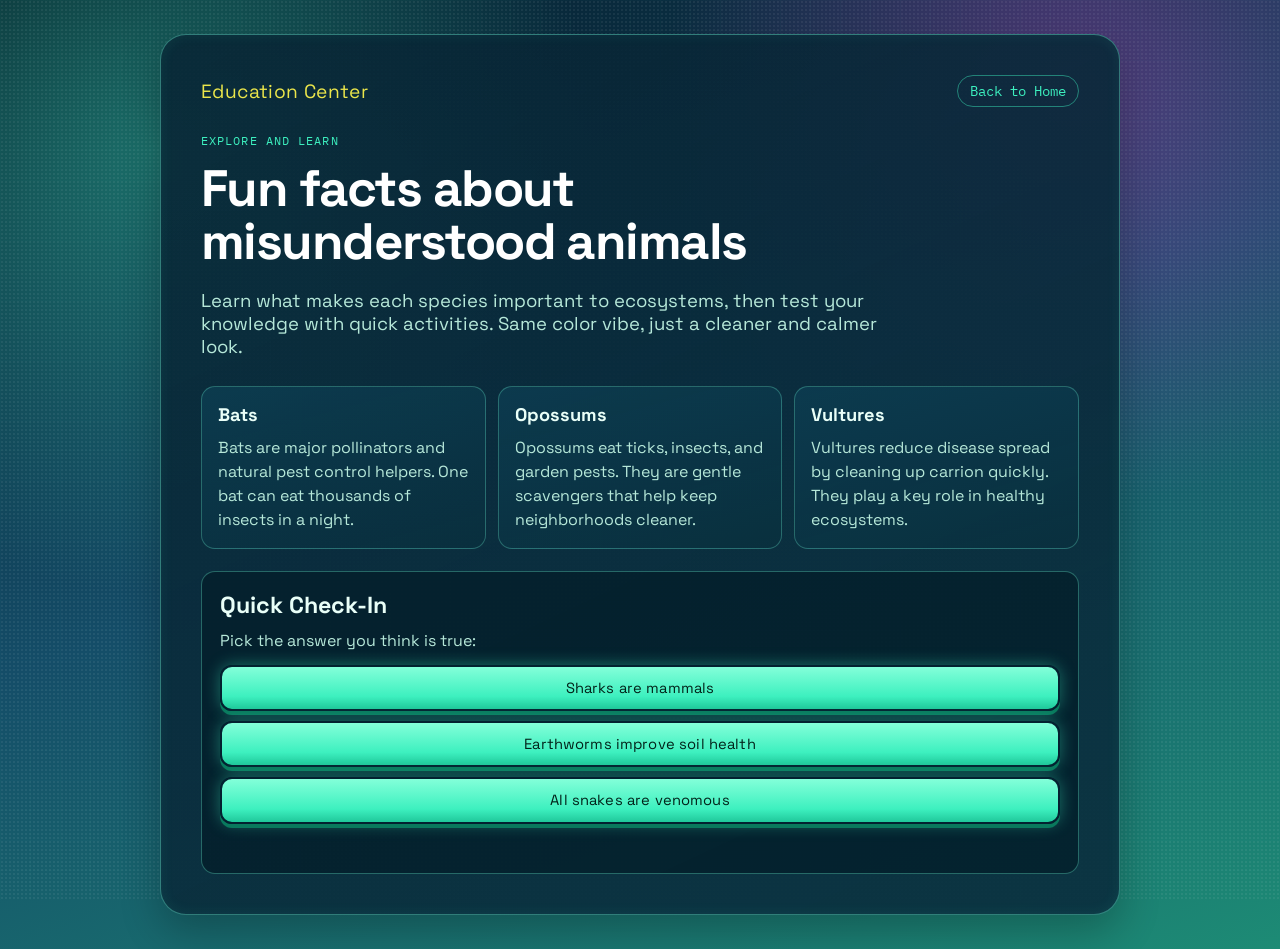
<file: Project/Education Center.html>
<!DOCTYPE html>
<html lang="en">
<head>
	<meta charset="UTF-8" />
	<meta name="viewport" content="width=device-width, initial-scale=1.0" />
	<title>Education Center</title>
	<link rel="preconnect" href="https://fonts.googleapis.com" />
	<link rel="preconnect" href="https://fonts.gstatic.com" crossorigin />
	<link href="https://fonts.googleapis.com/css2?family=Space+Grotesk:wght@400;500;600;700&family=IBM+Plex+Mono:wght@400;500&display=swap" rel="stylesheet" />
	<link rel="stylesheet" href="Style.css" />
</head>
<body>
	<div class="noise"></div>

	<main class="page education-page">
		<header class="top-bar education-top-bar">
			<span class="brand education-brand">Education Center</span>
			<a class="ghost-link" href="index.html">Back to Home</a>
		</header>

		<section class="education-hero">
			<p class="eyebrow">Explore And Learn</p>
			<h1>Fun facts about misunderstood animals</h1>
			<p class="lead">
				Learn what makes each species important to ecosystems, then test your knowledge with
				quick activities. Same color vibe, just a cleaner and calmer look.
			</p>
		</section>

		<section class="education-grid" aria-label="Learning modules">
			<article class="education-card">
				<h2>Bats</h2>
				<p>
					Bats are major pollinators and natural pest control helpers. One bat can eat thousands of
					insects in a night.
				</p>
			</article>

			<article class="education-card">
				<h2>Opossums</h2>
				<p>
					Opossums eat ticks, insects, and garden pests. They are gentle scavengers that help keep
					neighborhoods cleaner.
				</p>
			</article>

			<article class="education-card">
				<h2>Vultures</h2>
				<p>
					Vultures reduce disease spread by cleaning up carrion quickly. They play a key role in
					healthy ecosystems.
				</p>
			</article>
		</section>

		<section class="education-quiz" aria-labelledby="quiz-heading">
			<h2 id="quiz-heading">Quick Check-In</h2>
			<p>Pick the answer you think is true:</p>
			<div class="quiz-options" role="group" aria-label="Quiz options">
				<button type="button" class="btn btn-secondary quiz-option" data-correct="false">Sharks are mammals</button>
				<button type="button" class="btn btn-secondary quiz-option" data-correct="true">Earthworms improve soil health</button>
				<button type="button" class="btn btn-secondary quiz-option" data-correct="false">All snakes are venomous</button>
			</div>
			<p class="quiz-status" id="quiz-status" aria-live="polite"></p>
		</section>
	</main>

	<script>
		(function () {
			const options = Array.from(document.querySelectorAll(".quiz-option"));
			const status = document.getElementById("quiz-status");

			options.forEach((option) => {
				option.addEventListener("click", () => {
					const isCorrect = option.dataset.correct === "true";

					options.forEach((item) => {
						item.classList.remove("is-right", "is-wrong");
					});

					option.classList.add(isCorrect ? "is-right" : "is-wrong");
					status.textContent = isCorrect
						? "Correct. Earthworms are ecosystem helpers."
						: "Nice try. Pick another option to learn more.";
				});
			});
		})();
	</script>
</body>
</html>
</file>
<file: Project/Style.css>
:root {
  --bg-1: #041927;
  --bg-2: #144d68;
  --bg-3: #1d8b75;
  --panel: rgba(8, 36, 52, 0.88);
  --panel-soft: rgba(12, 57, 72, 0.8);
  --line: rgba(114, 255, 220, 0.38);
  --ink: #e9fff8;
  --muted: #b6e8d9;
  --primary: #ebe64b;
  --secondary: #3df0bf;
  --danger: #ff6b6b;
  --radius-lg: 26px;
  --radius-md: 16px;
}

* {
  box-sizing: border-box;
}

html,
body {
  margin: 0;
  min-height: 100%;
}

body {
  font-family: "Space Grotesk", "Trebuchet MS", sans-serif;
  color: var(--ink);
  background:
    radial-gradient(circle at 12% 16%, rgba(61, 240, 191, 0.35), transparent 32%),
    radial-gradient(circle at 84% 10%, rgba(186, 56, 186, 0.38), transparent 30%),
    linear-gradient(160deg, var(--bg-1) 0%, var(--bg-2) 48%, var(--bg-3) 100%);
  display: grid;
  place-items: center;
  padding: 34px 16px;
  overflow-x: hidden;
}

.noise {
  position: fixed;
  inset: 0;
  background:
    radial-gradient(circle, rgba(255, 255, 255, 0.2) 1px, transparent 1.2px),
    repeating-linear-gradient(
      to right,
      rgba(114, 255, 220, 0.07) 0,
      rgba(114, 255, 220, 0.07) 1px,
      transparent 1px,
      transparent 30px
    ),
    repeating-linear-gradient(
      to bottom,
      rgba(114, 255, 220, 0.06) 0,
      rgba(114, 255, 220, 0.06) 1px,
      transparent 1px,
      transparent 30px
    );
  background-size: 4px 4px, 100% 100%, 100% 100%;
  opacity: 0.32;
  animation: stars-drift 16s linear infinite;
  pointer-events: none;
}

.page {
  width: min(960px, 100%);
  background: linear-gradient(155deg, var(--panel) 0%, rgba(10, 47, 63, 0.93) 100%);
  border: 2px solid var(--line);
  border-radius: var(--radius-lg);
  box-shadow:
    0 0 0 3px rgba(247, 201, 72, 0.16),
    0 28px 60px rgba(0, 0, 0, 0.35),
    inset 0 0 30px rgba(61, 240, 191, 0.08);
  padding: clamp(20px, 4vw, 40px);
  position: relative;
  overflow: hidden;
  animation: pop-in 680ms cubic-bezier(0.2, 0.8, 0.2, 1) both;
}

.page::before {
  content: "";
  position: absolute;
  inset: 0;
  background: linear-gradient(115deg, transparent 15%, rgba(247, 201, 72, 0.12) 48%, transparent 82%);
  transform: translateX(-120%);
  animation: shine-sweep 8s ease-in-out infinite;
  pointer-events: none;
}

.top-bar {
  display: flex;
  justify-content: space-between;
  align-items: center;
  margin-bottom: 40px;
}

.brand {
  font-family: "Press Start 2P", "IBM Plex Mono", monospace;
  font-size: clamp(0.6rem, 1.6vw, 0.78rem);
  letter-spacing: 0.05em;
  color: var(--primary);
  text-shadow: 0 0 14px rgb(47, 165, 114);
}

.ghost-link {
  color: var(--secondary);
  text-decoration: none;
  font-size: 0.88rem;
  font-family: "IBM Plex Mono", monospace;
  border: 1px solid rgba(61, 240, 191, 0.45);
  border-radius: 999px;
  padding: 6px 12px;
  transition: transform 160ms ease, box-shadow 160ms ease;
}

.ghost-link:hover {
  transform: translateY(-2px);
  box-shadow: 0 0 12px rgba(61, 240, 191, 0.45);
}

.hero {
  max-width: 720px;
}

.cover-image {
  border: 4px solid rgba(235, 230, 75, 0.95);
  border-radius: 14px;
  box-shadow: 0 0 0 2px rgba(2, 33, 48, 0.9), 0 10px 24px rgba(0, 0, 0, 0.3);
}

.eyebrow {
  margin: 0 0 14px;
  font-family: "IBM Plex Mono", monospace;
  font-size: 0.76rem;
  letter-spacing: 0.09em;
  text-transform: uppercase;
  color: var(--secondary);
}

h1 {
  margin: 0;
  line-height: 1.04;
  font-size: clamp(2.2rem, 6vw, 4.1rem);
  letter-spacing: -0.03em;
  max-width: 14ch;
  color: #ffffff;
  text-shadow: 0 6px 0 rgba(0, 0, 0, 0.18);
}

.lead {
  margin: 20px 0 0;
  max-width: 58ch;
  font-size: clamp(1rem, 1.9vw, 1.16rem);
  color: var(--muted);
}

.cta-row {
  margin-top: 32px;
  display: flex;
  flex-wrap: wrap;
  gap: 12px;
}

.carousel {
  margin-top: 28px;
  background: linear-gradient(170deg, rgba(13, 62, 82, 0.95), rgba(10, 48, 62, 0.9));
  border: 1px solid rgba(61, 240, 191, 0.36);
  border-radius: var(--radius-md);
  padding: clamp(14px, 2vw, 20px);
  box-shadow: inset 0 0 0 1px rgba(247, 201, 72, 0.16);
}

.carousel-head h2 {
  margin: 0;
  line-height: 1.1;
  letter-spacing: -0.01em;
  font-size: clamp(1.25rem, 2.6vw, 1.85rem);
  color: #ffffff;
}

.carousel-track-wrap {
  margin-top: 14px;
  border-radius: 14px;
  border: 1px solid rgba(114, 255, 220, 0.35);
  background: rgba(4, 30, 41, 0.82);
  overflow: hidden;
}

.carousel-track {
  position: relative;
  min-height: clamp(220px, 40vw, 360px);
}

.slide {
  position: absolute;
  inset: 0;
  margin: 0;
  opacity: 0;
  transform: scale(1.02);
  transition: opacity 320ms ease, transform 320ms ease;
  pointer-events: none;
}

.slide.is-active {
  opacity: 1;
  transform: scale(1);
  pointer-events: auto;
}

.slide img {
  width: 100%;
  height: 100%;
  object-fit: cover;
  display: block;
  filter: saturate(1.08) contrast(1.03);
}

.slide img.vulture-image {
  height: 84%;
  object-position: center top;
}

.slide figcaption {
  position: absolute;
  left: 10px;
  right: 10px;
  bottom: 10px;
  margin: 0;
  padding: 10px 12px;
  border-radius: 10px;
  border: 1px solid rgba(114, 255, 220, 0.35);
  background: rgba(2, 20, 31, 0.78);
  color: #dffff4;
  font-family: "IBM Plex Mono", monospace;
  font-size: clamp(0.65rem, 1.8vw, 0.78rem);
  letter-spacing: 0.03em;
  text-transform: uppercase;
}

.carousel-controls {
  display: flex;
  align-items: center;
  justify-content: space-between;
  gap: 10px;
  padding: 12px;
}

.carousel-btn {
  min-width: 95px;
}

.carousel-dots {
  display: flex;
  align-items: center;
  justify-content: center;
  gap: 8px;
}

.carousel-dot {
  width: 12px;
  height: 12px;
  border-radius: 999px;
  border: 1px solid rgba(114, 255, 220, 0.6);
  background: rgba(114, 255, 220, 0.2);
  cursor: pointer;
  transition: transform 120ms ease, background 120ms ease, box-shadow 120ms ease;
}

.carousel-dot:hover {
  transform: scale(1.1);
}

.carousel-dot.is-active {
  background: var(--primary);
  border-color: #ffe587;
  box-shadow: 0 0 10px rgba(247, 201, 72, 0.45);
}

section[aria-labelledby="resources-heading"] {
  margin-top: 28px;
}

.btn {
  display: inline-flex;
  align-items: center;
  justify-content: center;
  border: 2px solid #032130;
  border-radius: 12px;
  padding: 12px 18px;
  font-family: "Press Start 2P", "IBM Plex Mono", monospace;
  font-size: clamp(0.58rem, 1.7vw, 0.7rem);
  line-height: 1.5;
  text-transform: uppercase;
  text-decoration: none;
  cursor: pointer;
  transition: transform 90ms linear, box-shadow 140ms ease, filter 140ms ease;
}

.btn:active {
  transform: translateY(3px);
}

.btn-primary {
  color: #2b2000;
  background: linear-gradient(180deg, #7d3ef3 0%, #a07dd4 65%, #942de9 100%);
  box-shadow: 0 4px 0 #8e6500, 0 0 18px rgba(247, 201, 72, 0.45);
}

.btn-secondary {
  color: #022219;
  background: linear-gradient(180deg, #83ffd9 0%, #3df0bf 70%, #20c89b 100%);
  box-shadow: 0 4px 0 #09795d, 0 0 16px rgba(61, 240, 191, 0.38);
}

.btn:hover {
  transform: translateY(-2px) scale(1.01);
  filter: saturate(1.06);
}

.stats-grid {
  margin-top: 36px;
  display: grid;
  grid-template-columns: repeat(3, minmax(0, 1fr));
  gap: 12px;
}

.stat-card {
  background: linear-gradient(160deg, rgba(13, 62, 82, 0.84), var(--panel-soft));
  border: 1px solid rgba(114, 255, 220, 0.35);
  border-radius: var(--radius-md);
  padding: 16px 14px;
  animation: float-card 3.8s ease-in-out infinite;
}

.stat-card:nth-child(2) {
  animation-delay: 0.22s;
}

.stat-card:nth-child(3) {
  animation-delay: 0.46s;
}

.stat-label {
  margin: 0;
  color: var(--muted);
  font-size: 0.78rem;
  text-transform: uppercase;
  letter-spacing: 0.06em;
  font-family: "IBM Plex Mono", monospace;
}

.stat-value {
  margin: 8px 0 0;
  font-size: clamp(1.25rem, 3vw, 1.75rem);
  font-weight: 700;
  color: #ffffff;
}

.survey {
  margin-top: 28px;
  background: linear-gradient(170deg, rgba(13, 62, 82, 0.95), rgba(10, 48, 62, 0.9));
  border: 1px solid rgba(61, 240, 191, 0.36);
  border-radius: var(--radius-md);
  padding: clamp(16px, 2.2vw, 24px);
  box-shadow: inset 0 0 0 1px rgba(247, 201, 72, 0.2);
}

.survey-head h2 {
  margin: 0;
  line-height: 1.1;
  letter-spacing: -0.01em;
  font-size: clamp(1.3rem, 2.8vw, 1.95rem);
  max-width: 26ch;
  color: #ffffff;
}

.survey-lead {
  margin-top: 12px;
}

.survey-form {
  margin-top: 20px;
  display: grid;
  grid-template-columns: repeat(2, minmax(0, 1fr));
  gap: 12px;
}

.field {
  display: grid;
  gap: 8px;
}

.field span {
  font-family: "IBM Plex Mono", monospace;
  font-size: 0.74rem;
  color: var(--secondary);
  text-transform: uppercase;
  letter-spacing: 0.06em;
}

.field input,
.field select,
.field textarea {
  width: 100%;
  border: 1px solid rgba(114, 255, 220, 0.45);
  border-radius: 10px;
  background: rgba(4, 30, 41, 0.94);
  color: #dffff4;
  font-family: "Space Grotesk", "Trebuchet MS", sans-serif;
  font-size: 0.96rem;
  padding: 11px 12px;
  transition: box-shadow 150ms ease, border-color 150ms ease;
}

.field input::placeholder,
.field textarea::placeholder {
  color: rgba(182, 232, 217, 0.76);
}

.field textarea {
  resize: vertical;
  min-height: 110px;
}

.field input:focus,
.field select:focus,
.field textarea:focus {
  outline: none;
  border-color: var(--primary);
  box-shadow: 0 0 0 2px rgba(247, 201, 72, 0.24), 0 0 14px rgba(247, 201, 72, 0.18);
}

.field-full {
  grid-column: 1 / -1;
}

.survey-actions {
  display: flex;
  flex-wrap: wrap;
  gap: 10px;
  margin-top: 4px;
}

.survey-status {
  margin: 4px 0 0;
  color: var(--primary);
  font-size: 0.93rem;
}

.survey-count {
  margin: 14px 0 0;
  color: var(--muted);
  font-size: 0.92rem;
}

@keyframes pop-in {
  from {
    opacity: 0;
    transform: translateY(14px) scale(0.985);
  }
  to {
    opacity: 1;
    transform: translateY(0) scale(1);
  }
}

@keyframes stars-drift {
  from {
    background-position: 0 0, 0 0, 0 0;
  }
  to {
    background-position: 24px 24px, 0 0, 0 0;
  }
}

@keyframes float-card {
  0%,
  100% {
    transform: translateY(0);
  }
  50% {
    transform: translateY(-6px);
  }
}

@keyframes shine-sweep {
  0%,
  20% {
    transform: translateX(-120%);
  }
  35%,
  65% {
    transform: translateX(120%);
  }
  100% {
    transform: translateX(120%);
  }
}

@media (max-width: 760px) {
  .page {
    border-radius: 20px;
  }

  .top-bar {
    margin-bottom: 26px;
  }

  .stats-grid {
    grid-template-columns: 1fr;
  }

  .survey-form {
    grid-template-columns: 1fr;
  }

  .carousel-controls {
    flex-wrap: wrap;
  }

  .carousel-btn {
    min-width: 0;
    width: calc(50% - 5px);
  }

  .carousel-dots {
    width: 100%;
    order: 3;
  }

  .btn {
    width: 100%;
  }
}

.education-page {
  border-width: 1px;
  box-shadow:
    0 16px 40px rgba(0, 0, 0, 0.24),
    inset 0 0 14px rgba(61, 240, 191, 0.08);
}

.education-page::before {
  opacity: 0.55;
  animation-duration: 12s;
}

.education-top-bar {
  margin-bottom: 26px;
}

.education-brand {
  font-family: "Space Grotesk", "Trebuchet MS", sans-serif;
  font-size: clamp(1rem, 1.9vw, 1.2rem);
  letter-spacing: 0.02em;
  text-shadow: none;
}

.education-hero h1 {
  max-width: 18ch;
  font-size: clamp(2rem, 5vw, 3.2rem);
  text-shadow: none;
}

.learn-page .bat-highlight {
  color: #ffffff;
}

.education-grid {
  margin-top: 28px;
  display: grid;
  grid-template-columns: repeat(3, minmax(0, 1fr));
  gap: 12px;
}

.learn-page .learn-grid {
  grid-template-columns: 1fr;
}

.education-card {
  background: linear-gradient(165deg, rgba(13, 62, 82, 0.82), rgba(10, 48, 62, 0.78));
  border: 1px solid rgba(114, 255, 220, 0.28);
  border-radius: 14px;
  padding: 16px;
  transition: transform 180ms ease, border-color 180ms ease, box-shadow 180ms ease;
}

.education-card h2 {
  margin: 0;
  font-size: 1.14rem;
}

.education-card p {
  margin: 10px 0 0;
  color: var(--muted);
  line-height: 1.5;
}

.education-card:hover {
  transform: translateY(-3px);
  border-color: rgba(235, 230, 75, 0.48);
  box-shadow: 0 10px 24px rgba(0, 0, 0, 0.22);
}

.education-quiz {
  margin-top: 22px;
  padding: 18px;
  background: rgba(4, 30, 41, 0.72);
  border: 1px solid rgba(114, 255, 220, 0.32);
  border-radius: 14px;
}

.education-quiz h2 {
  margin: 0;
  font-size: 1.45rem;
}

.education-quiz p {
  margin: 10px 0 0;
  color: var(--muted);
}

.quiz-options {
  margin-top: 14px;
  display: grid;
  gap: 10px;
}

.education-quiz .btn {
  width: 100%;
  font-family: "Space Grotesk", "Trebuchet MS", sans-serif;
  font-size: 0.92rem;
  line-height: 1.25;
  text-transform: none;
  letter-spacing: 0.01em;
}

.quiz-option.is-right {
  background: linear-gradient(180deg, #83ffd9 0%, #53edc3 75%, #2ecc9e 100%);
  color: #04281f;
}

.quiz-option.is-wrong {
  background: linear-gradient(180deg, #ff9c9c 0%, #ff7d7d 75%, #ff6b6b 100%);
  color: #3f0505;
}

.quiz-status {
  min-height: 1.35em;
  margin-top: 12px;
  color: var(--primary);
}

@media (max-width: 760px) {
  .education-grid {
    grid-template-columns: 1fr;
  }
}
</file>
